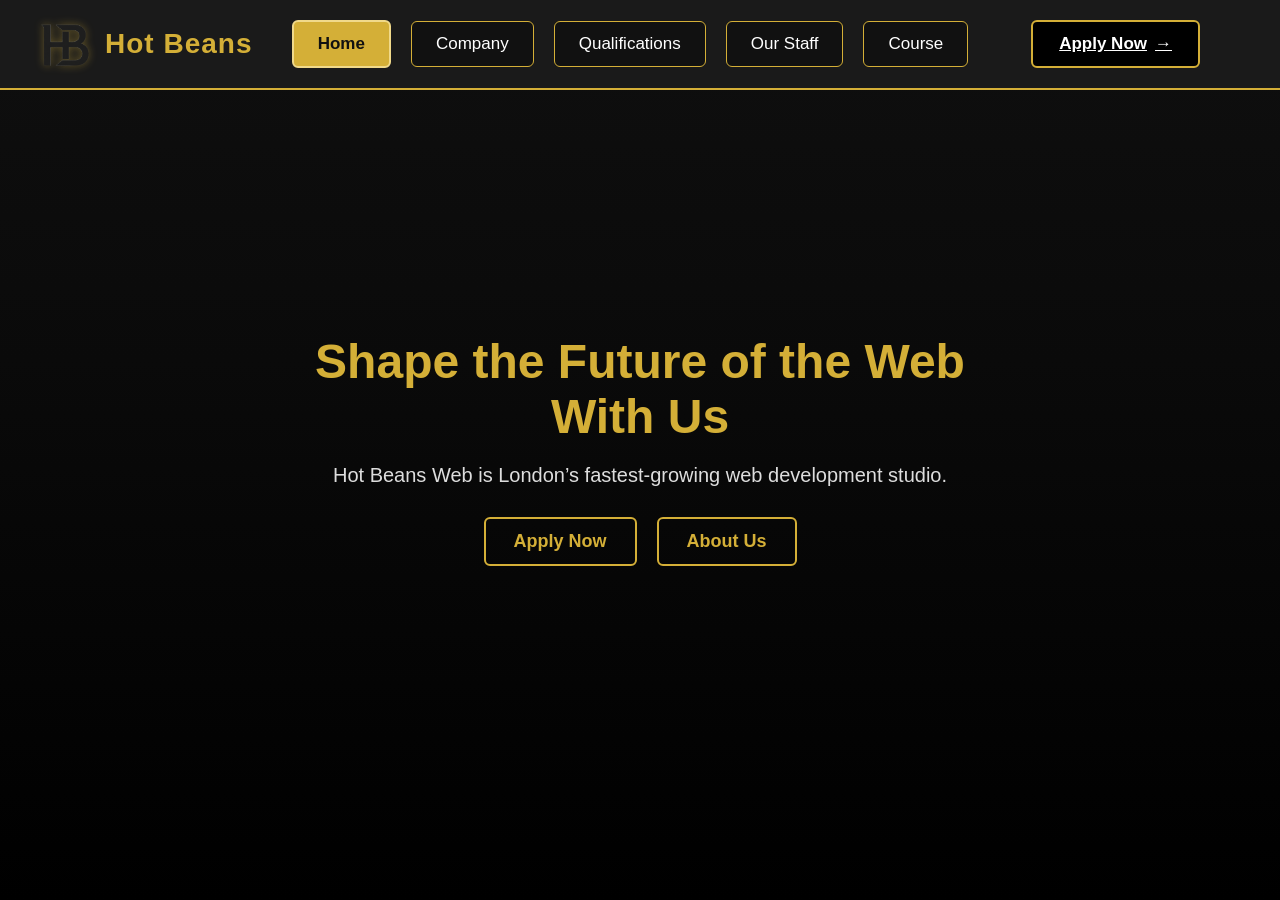
<file: index.html>
<!DOCTYPE html>
<html lang="en">
<head>
    <meta charset="UTF-8">  
    <meta name="viewport" content="width=device-width, initial-scale=1.0">
    <title>Hot Beans - home page</title>
    <link rel="stylesheet" href="css/form.css">
</head>

<body>
    <header>
        <div class="logo-area">
            <a href="index.html">
                <img class="logo" src="assets/Company-logo.png" alt="company logo">
            </a>
            <span class="logo-text">Hot Beans</span>
        </div>

        <!--  NAVIGATION BAR -->
        <nav>
            <ul class="navbar">
                <li><a href="index.html"><button class="nav-btn active">Home</button></a></li>
                <li><a href="company.html"><button class="nav-btn">Company</button></a></li>
                <li><a href="qualifications.html"><button class="nav-btn">Qualifications</button></a></li>
                <li><a href="our staff.html"><button class="nav-btn ">Our Staff</button></a></li>
                <li><a href="course.html"><button class="nav-btn">Course</button></a></li>
                <li><a href="apply-now.html" class="apply-top-btn active">Apply Now</a></li>
            </ul>
        </nav>

    </header>

    <!-- centered text -->
    <section class="hero">
        <div class="hero-content">
            <h1>Shape the Future of the Web With Us</h1>
            <p>Hot Beans Web is London’s fastest-growing web development studio.</p>

            <div class="hero-buttons">
                <a href="apply-now.html" class="btn secondary">Apply Now</a>
                <a href="company.html" class="btn secondary">About Us</a>
            </div>
        </div>
    </section>

</body>
</html>
</file>
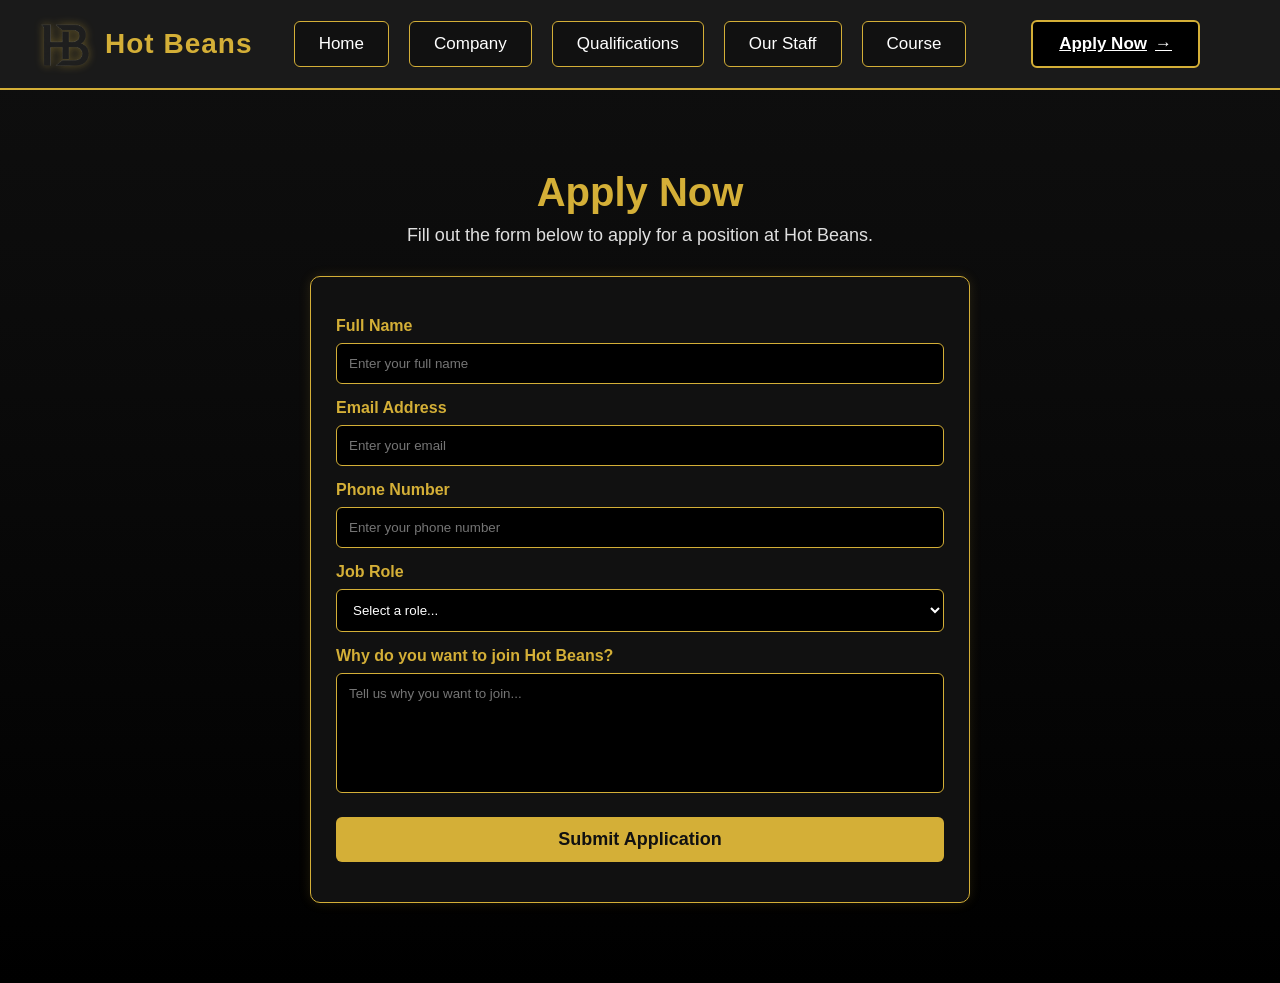
<file: apply-now.html>
<!DOCTYPE html>
<html lang="en">
<head>
    <meta charset="UTF-8">  
    <meta name="viewport" content="width=device-width, initial-scale=1.0">
    <title>Hot Beans - Apply Now</title>
    <link rel="stylesheet" href="css/form.css">
</head>

<body>

<header>
    <div class="logo-area">
        <a href="index.html">
            <img class="logo" src="assets/Company-logo.png" alt="company logo">
        </a>
        <span class="logo-text">Hot Beans</span>
    </div>

    <nav>
        <ul class="navbar">
            <li><a href="index.html"><button class="nav-btn">Home</button></a></li>
            <li><a href="company.html"><button class="nav-btn">Company</button></a></li>
            <li><a href="qualifications.html"><button class="nav-btn">Qualifications</button></a></li>
            <li><a href="our staff.html"><button class="nav-btn">Our Staff</button></a></li>
            <li><a href="course.html"><button class="nav-btn">Course</button></a></li>
            <li><a href="apply-now.html" class="apply-top-btn active">Apply Now</a></li>
        </ul>
    </nav>
</header>

<section class="apply-section">
    <h1 class="apply-title">Apply Now</h1>
    <p class="apply-subtitle">Fill out the form below to apply for a position at Hot Beans.</p>

    <form id="applyForm" class="apply-form" action="https://formsubmit.co/abtinmajidavi@gmail.com" method="POST">

        <!-- REQUIRED FOR FORMSUBMIT -->
        <input type="hidden" name="_captcha" value="false">
        <input type="hidden" name="_template" value="table">
        <input type="hidden" name="_subject" value="New Hot Beans Application">

        <label>Full Name</label>
        <input type="text" id="name" name="Full Name" placeholder="Enter your full name" required>

        <label>Email Address</label>
        <input type="email" id="email" name="Email" placeholder="Enter your email" required>

        <label>Phone Number</label>
        <input type="text" id="phone" name="Phone Number" placeholder="Enter your phone number" required>

        <label>Job Role</label>
        <select id="role" name="Job Role" required>
            <option value="">Select a role...</option>
            <option value="Front-End Developer">Front-End Developer</option>
            <option value="Back-End Developer">Back-End Developer</option>
            <option value="UI/UX Designer">UI/UX Designer</option>
            <option value="Junior Developer">Junior Developer</option>
            <option value="QA Tester">QA Tester</option>
            <option value="Content Writer">Content Writer</option>
        </select>

        <label>Why do you want to join Hot Beans?</label>
        <textarea id="message" name="Message" placeholder="Tell us why you want to join..." required></textarea>

        <button type="submit" class="submit-btn">Submit Application</button>

        <p id="formMessage" class="form-message"></p>
    </form>
</section>

<script src="Form.js"></script>

</body>
</html>
</file>
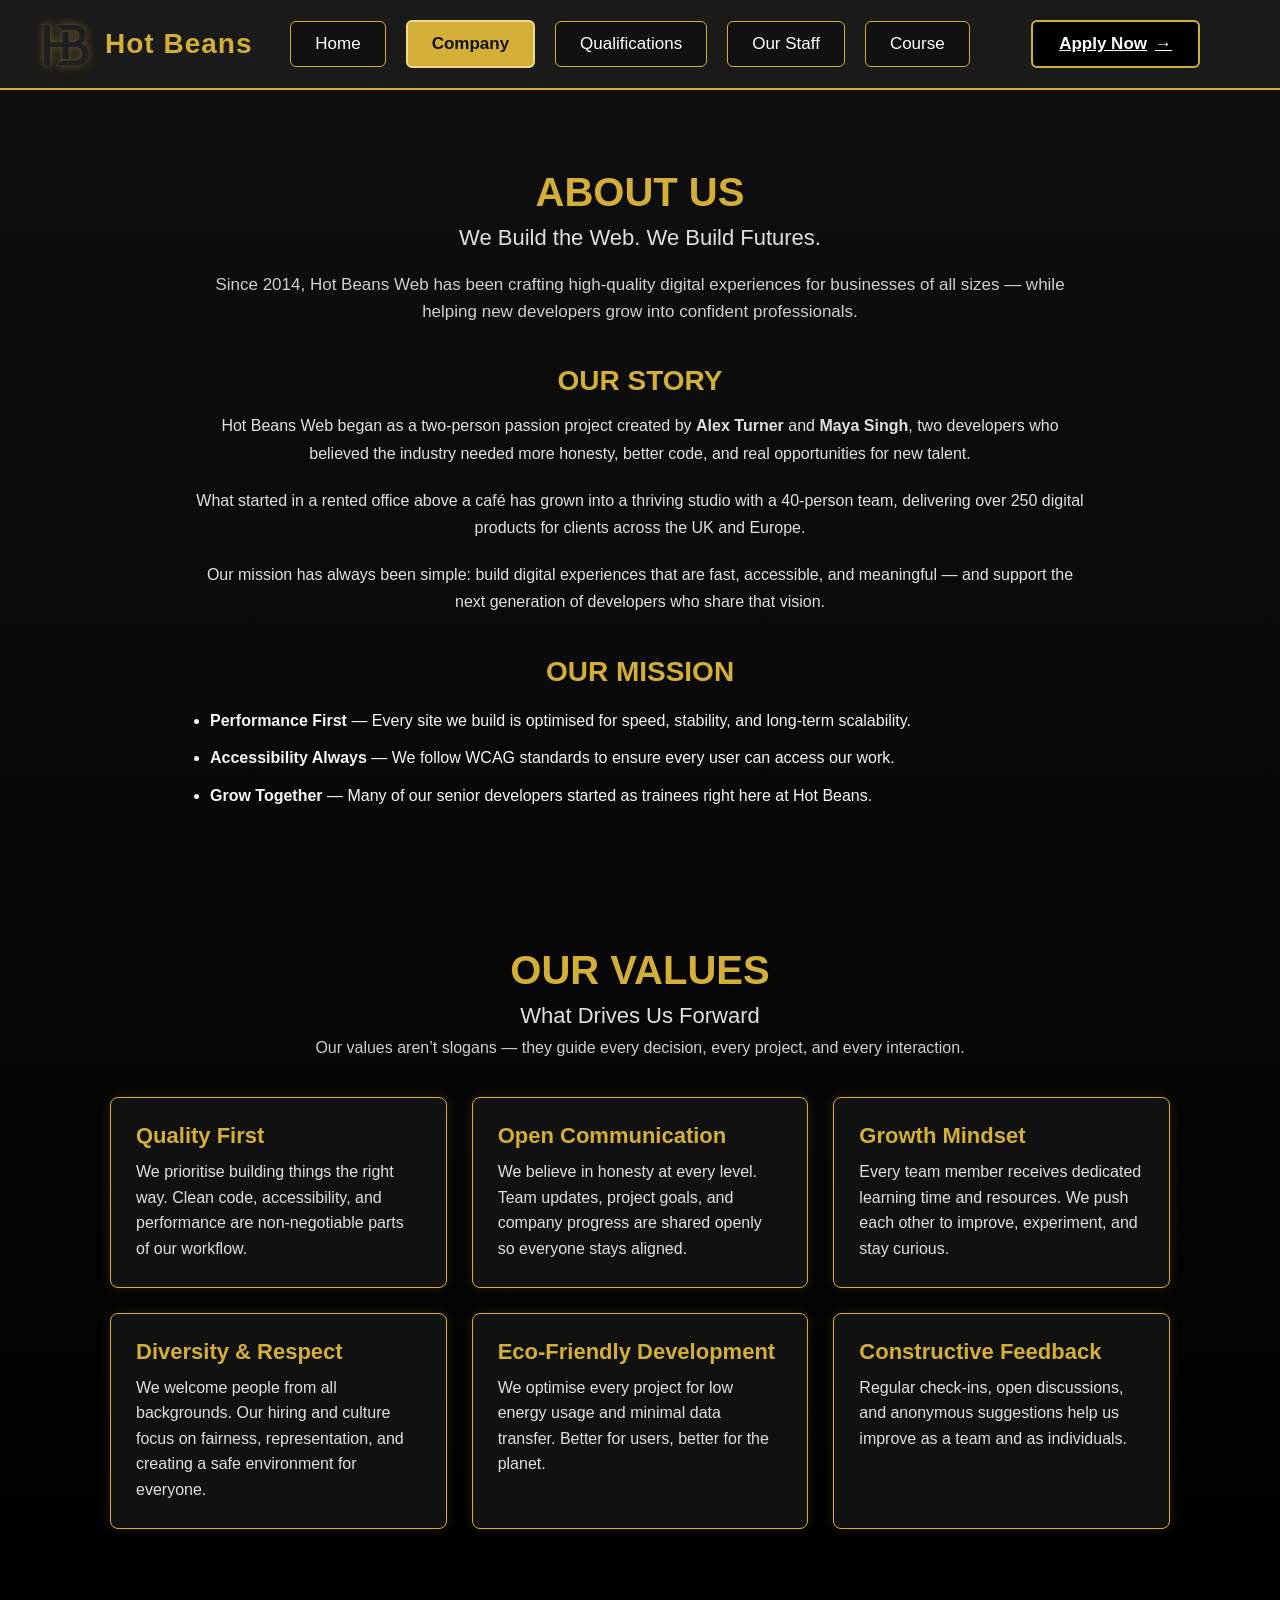
<file: company.html>
<!DOCTYPE html>
<html lang="en">
<head>
    <meta charset="UTF-8">  
    <meta name="viewport" content="width=device-width, initial-scale=1.0">
    <title>Hot Beans - Company</title>
    <link rel="stylesheet" href="css/form.css">
</head>

<body>
    <header>
        <div class="logo-area">
            <a href="index.html">
                <img class="logo" src="assets/Company-logo.png" alt="company logo">
            </a>
            <span class="logo-text">Hot Beans</span>
        </div>

        <nav>
            <ul class="navbar">
                <li><a href="index.html"><button class="nav-btn">Home</button></a></li>
                <li><a href="company.html"><button class="nav-btn active">Company</button></a></li>
                <li><a href="qualifications.html"><button class="nav-btn">Qualifications</button></a></li>
                <li><a href="our staff.html"><button class="nav-btn ">Our Staff</button></a></li>
                <li><a href="course.html"><button class="nav-btn">Course</button></a></li>
                <li><a href="apply-now.html" class="apply-top-btn active">Apply Now</a></li>
            </ul>
        </nav>
    </header>

    <!-- ABOUT US SECTION -->
    <section class="about-section">
        <h1 class="about-title">ABOUT US</h1>
        <p class="about-tagline">We Build the Web. We Build Futures.</p>

        <p class="about-intro">
            Since 2014, Hot Beans Web has been crafting high‑quality digital experiences for businesses of all sizes — while helping new developers grow into confident professionals.
        </p>

        <h2 class="about-subtitle">OUR STORY</h2>
        <p class="about-text">
            Hot Beans Web began as a two‑person passion project created by <strong>Alex Turner</strong> and <strong>Maya Singh</strong>, two developers who believed the industry needed more honesty, better code, and real opportunities for new talent.
        </p>
        <p class="about-text">
            What started in a rented office above a café has grown into a thriving studio with a 40‑person team, delivering over 250 digital products for clients across the UK and Europe.
        </p>
        <p class="about-text">
            Our mission has always been simple: build digital experiences that are fast, accessible, and meaningful — and support the next generation of developers who share that vision.
        </p>

        <h2 class="about-subtitle">OUR MISSION</h2>
        <ul class="mission-list">
            <li><strong>Performance First</strong> — Every site we build is optimised for speed, stability, and long‑term scalability.</li>
            <li><strong>Accessibility Always</strong> — We follow WCAG standards to ensure every user can access our work.</li>
            <li><strong>Grow Together</strong> — Many of our senior developers started as trainees right here at Hot Beans.</li>
        </ul>
    </section>

    <!-- VALUES SECTION -->
    <section class="values-section">
        <h1 class="values-title">OUR VALUES</h1>
        <p class="values-subtitle">What Drives Us Forward</p>
        <p class="values-intro">
            Our values aren’t slogans — they guide every decision, every project, and every interaction.
        </p>

        <div class="values-grid">

            <div class="value-card">
                <h2>Quality First</h2>
                <p>
                    We prioritise building things the right way. Clean code, accessibility, and performance
                    are non‑negotiable parts of our workflow.
                </p>
            </div>

            <div class="value-card">
                <h2>Open Communication</h2>
                <p>
                    We believe in honesty at every level. Team updates, project goals, and company progress
                    are shared openly so everyone stays aligned.
                </p>
            </div>

            <div class="value-card">
                <h2>Growth Mindset</h2>
                <p>
                    Every team member receives dedicated learning time and resources. We push each other to
                    improve, experiment, and stay curious.
                </p>
            </div>

            <div class="value-card">
                <h2>Diversity & Respect</h2>
                <p>
                    We welcome people from all backgrounds. Our hiring and culture focus on fairness,
                    representation, and creating a safe environment for everyone.
                </p>
            </div>

            <div class="value-card">
                <h2>Eco‑Friendly Development</h2>
                <p>
                    We optimise every project for low energy usage and minimal data transfer. Better for
                    users, better for the planet.
                </p>
            </div>

            <div class="value-card">
                <h2>Constructive Feedback</h2>
                <p>
                    Regular check‑ins, open discussions, and anonymous suggestions help us improve as a team
                    and as individuals.
                </p>
            </div>

        </div>
    </section>

</body>
</html>
</file>
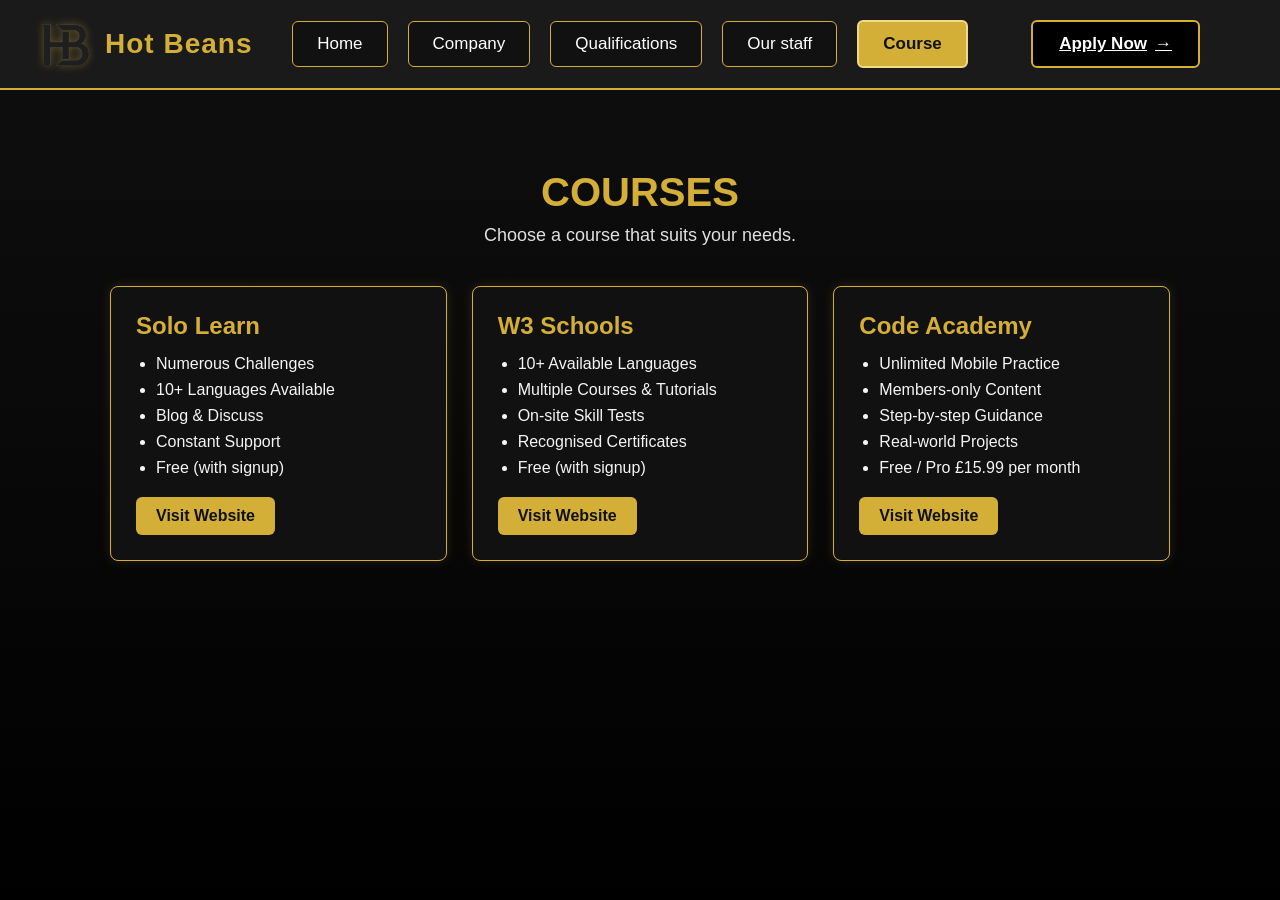
<file: course.html>
<!DOCTYPE html>
<html lang="en">
<head>
    <meta charset="UTF-8">  
    <meta name="viewport" content="width=device-width, initial-scale=1.0">
    <title>Hot Beans - Courses</title>
    <link rel="stylesheet" href="css/form.css">
</head>

<body>
    <header>
        <div class="logo-area">
            <a href="index.html">
                <img class="logo" src="assets/Company-logo.png" alt="company logo">
            </a>
            <span class="logo-text">Hot Beans</span>
        </div>

        <nav>
            <ul class="navbar">
                <li><a href="index.html"><button class="nav-btn">Home</button></a></li>
                <li><a href="company.html"><button class="nav-btn">Company</button></a></li>
                <li><a href="qualifications.html"><button class="nav-btn">Qualifications</button></a></li>
                <li><a href="our staff.html"><button class="nav-btn ">Our staff</button></a></li>
                <li><a href="course.html"><button class="nav-btn active">Course</button></a></li>
                <li><a href="apply-now.html" class="apply-top-btn active">Apply Now</a></li>
            </ul>
        </nav>
    </header>

    <!-- COURSES SECTION -->
    <section class="courses-section">
        <h1 class="courses-title">COURSES</h1>
        <p class="courses-subtitle">Choose a course that suits your needs.</p>

        <div class="courses-grid">

            <!-- SOLO LEARN -->
            <div class="course-card">
                <h2>Solo Learn</h2>
                <ul>
                    <li>Numerous Challenges</li>
                    <li>10+ Languages Available</li>
                    <li>Blog & Discuss</li>
                    <li>Constant Support</li>
                    <li>Free (with signup)</li>
                </ul>
                <a href="https://www.sololearn.com" class="course-btn">Visit Website</a>
            </div>

            <!-- W3 SCHOOLS -->
            <div class="course-card">
                <h2>W3 Schools</h2>
                <ul>
                    <li>10+ Available Languages</li>
                    <li>Multiple Courses & Tutorials</li>
                    <li>On‑site Skill Tests</li>
                    <li>Recognised Certificates</li>
                    <li>Free (with signup)</li>
                </ul>
                <a href="https://www.w3schools.com" class="course-btn">Visit Website</a>
            </div>

            <!-- CODE ACADEMY -->
            <div class="course-card">
                <h2>Code Academy</h2>
                <ul>
                    <li>Unlimited Mobile Practice</li>
                    <li>Members‑only Content</li>
                    <li>Step‑by‑step Guidance</li>
                    <li>Real‑world Projects</li>
                    <li>Free / Pro £15.99 per month</li>
                </ul>
                <a href="https://www.codecademy.com" class="course-btn">Visit Website</a>
            </div>

        </div>
    </section>

</body>
</html>
</file>
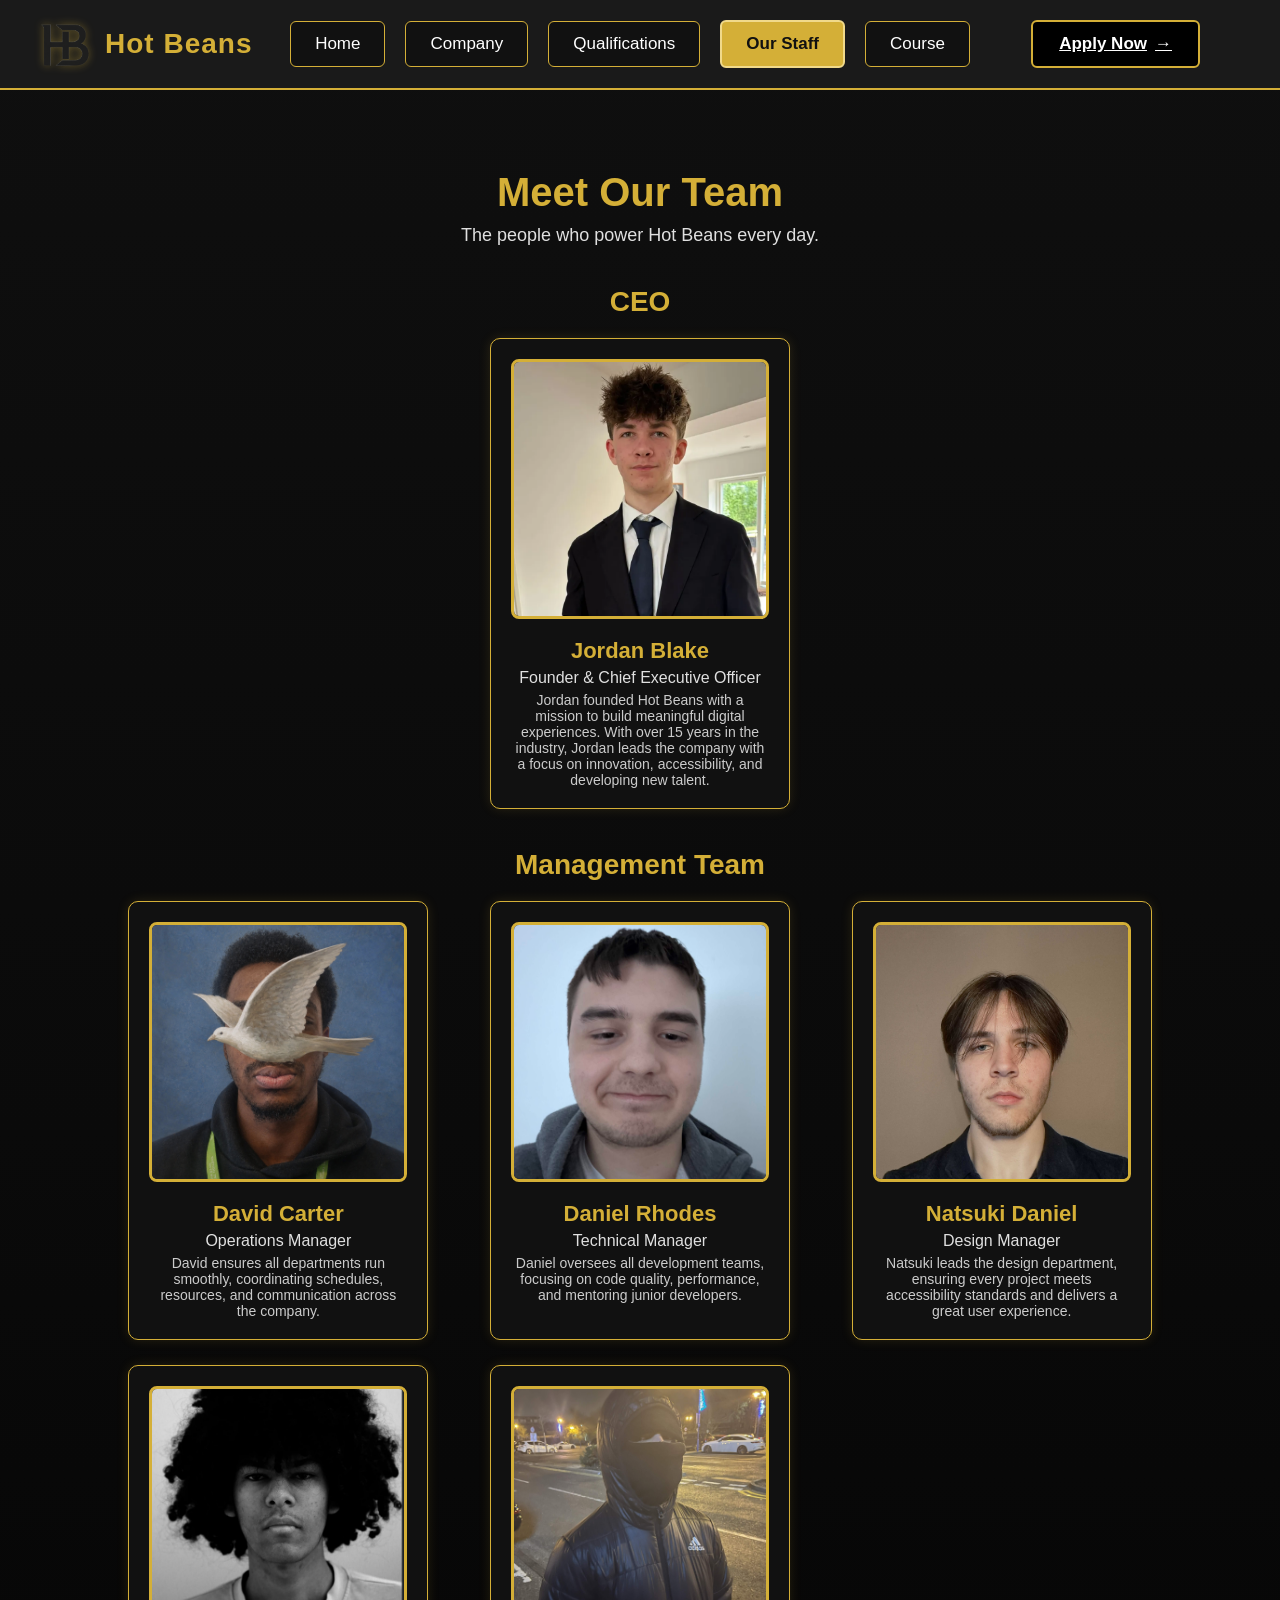
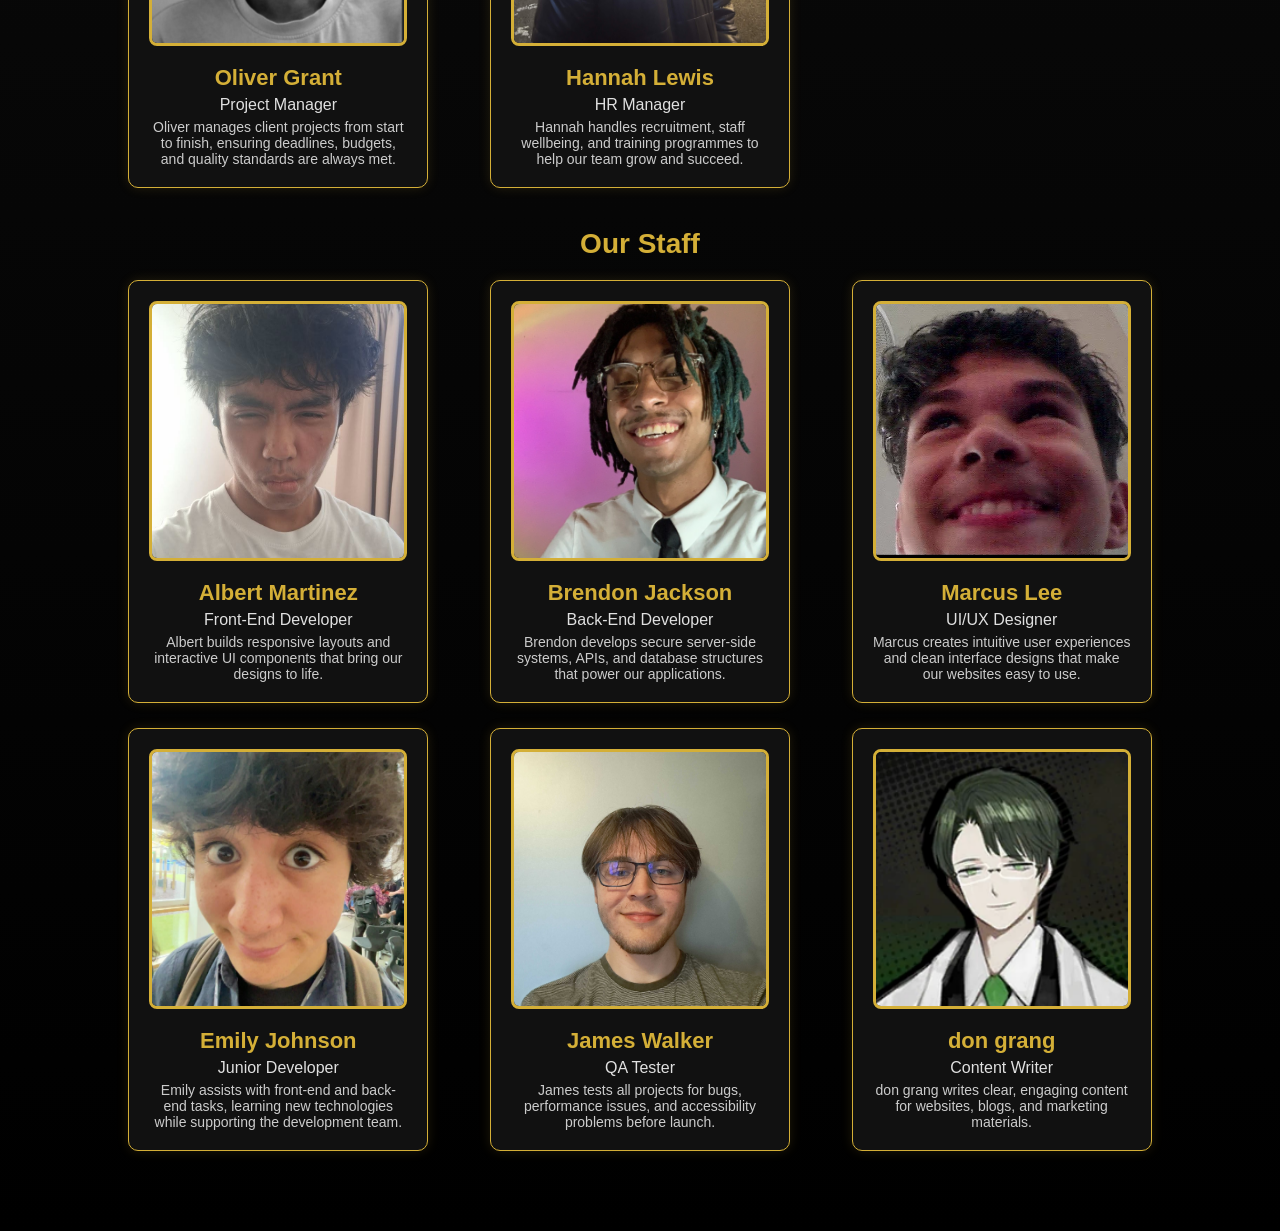
<file: our staff.html>
<!DOCTYPE html>
<html lang="en">
<head>
    <meta charset="UTF-8">  
    <meta name="viewport" content="width=device-width, initial-scale=1.0">
    <title>Hot Beans - Our Staff</title>
    <link rel="stylesheet" href="css/form.css">
</head>

<body>
    <header>
        <div class="logo-area">
            <a href="index.html">
                <img class="logo" src="assets/Company-logo.png" alt="company logo">
            </a>
            <span class="logo-text">Hot Beans</span>
        </div>

        <nav>
            <ul class="navbar">
                <li><a href="index.html"><button class="nav-btn">Home</button></a></li>
                <li><a href="company.html"><button class="nav-btn">Company</button></a></li>
                <li><a href="qualifications.html"><button class="nav-btn">Qualifications</button></a></li>
                <li><a href="our staff.html"><button class="nav-btn active">Our Staff</button></a></li>
                <li><a href="course.html"><button class="nav-btn">Course</button></a></li>
                <li><a href="apply-now.html" class="apply-top-btn active">Apply Now</a></li>
            </ul>
        </nav>
    </header>

    <!-- STAFF PAGE -->
    <section class="staff-section">
        <h1 class="staff-title">Meet Our Team</h1>
        <p class="staff-subtitle">The people who power Hot Beans every day.</p>

        <!-- CEO -->
        <div class="staff-category ceo">
            <h2 class="category-title">CEO</h2>
            <div class="staff-grid">
                <div class="staff-card">
                    <img src="assets/ceo.png" alt="CEO Photo">
                    <h3>Jordan Blake</h3>
                    <p>Founder & Chief Executive Officer</p>
                    <p class="staff-bio">
                        Jordan founded Hot Beans with a mission to build meaningful digital experiences.
                        With over 15 years in the industry, Jordan leads the company with a focus on innovation,
                        accessibility, and developing new talent.
                    </p>
                </div>
            </div>
        </div>

        <!-- MANAGEMENT TEAM -->
        <div class="staff-category">
            <h2 class="category-title">Management Team</h2>
            <div class="staff-grid">

                <div class="staff-card">
                    <img src="assets/manager1.png" alt="Manager Photo">
                    <h3>David Carter</h3>
                    <p>Operations Manager</p>
                    <p class="staff-bio">
                        David ensures all departments run smoothly, coordinating schedules, resources,
                        and communication across the company.
                    </p>
                </div>

                <div class="staff-card">
                    <img src="assets/manager2.jpg" alt="Manager Photo">
                    <h3>Daniel Rhodes</h3>
                    <p>Technical Manager</p>
                    <p class="staff-bio">
                        Daniel oversees all development teams, focusing on code quality, performance,
                        and mentoring junior developers.
                    </p>
                </div>

                <div class="staff-card">
                    <img src="assets/manager3.jpg" alt="Manager Photo">
                    <h3>Natsuki Daniel</h3>
                    <p>Design Manager</p>
                    <p class="staff-bio">
                        Natsuki leads the design department, ensuring every project meets accessibility
                        standards and delivers a great user experience.
                    </p>
                </div>

                <div class="staff-card">
                    <img src="assets/manager4.png" alt="Manager Photo">
                    <h3>Oliver Grant</h3>
                    <p>Project Manager</p>
                    <p class="staff-bio">
                        Oliver manages client projects from start to finish, ensuring deadlines,
                        budgets, and quality standards are always met.
                    </p>
                </div>

                <div class="staff-card">
                    <img src="assets/manager5.jpg" alt="Manager Photo">
                    <h3>Hannah Lewis</h3>
                    <p>HR Manager</p>
                    <p class="staff-bio">
                        Hannah handles recruitment, staff wellbeing, and training programmes to help
                        our team grow and succeed.
                    </p>
                </div>

            </div>
        </div>

        <!-- STAFF TEAM -->
        <div class="staff-category">
            <h2 class="category-title">Our Staff</h2>
            <div class="staff-grid">

                <div class="staff-card">
                    <img src="assets/staff1.png" alt="Staff Member">
                    <h3>Albert Martinez</h3>
                    <p>Front-End Developer</p>
                    <p class="staff-bio">
                        Albert builds responsive layouts and interactive UI components that bring our
                        designs to life.
                    </p>
                </div>

                <div class="staff-card">
                    <img src="assets/staff2.png" alt="Staff Member">
                    <h3>Brendon Jackson </h3>
                    <p>Back-End Developer</p>
                    <p class="staff-bio">
                        Brendon develops secure server-side systems, APIs, and database structures
                        that power our applications.
                    </p>
                </div>

                <div class="staff-card">
                    <img src="assets/staff3.png" alt="Staff Member">
                    <h3>Marcus Lee</h3>
                    <p>UI/UX Designer</p>
                    <p class="staff-bio">
                        Marcus creates intuitive user experiences and clean interface designs that
                        make our websites easy to use.
                    </p>
                </div>

                <div class="staff-card">
                    <img src="assets/staff4.jpg" alt="Staff Member">
                    <h3>Emily Johnson</h3>
                    <p>Junior Developer</p>
                    <p class="staff-bio">
                        Emily assists with front-end and back-end tasks, learning new technologies
                        while supporting the development team.
                    </p>
                </div>

                <div class="staff-card">
                    <img src="assets/staff5.jpg" alt="Staff Member">
                    <h3>James Walker</h3>
                    <p>QA Tester</p>
                    <p class="staff-bio">
                        James tests all projects for bugs, performance issues, and accessibility
                        problems before launch.
                    </p>
                </div>

                <div class="staff-card">
                    <img src="assets/staff6.png" alt="Staff Member">
                    <h3>don grang </h3>
                    <p>Content Writer</p>
                    <p class="staff-bio">
                        don grang writes clear, engaging content for websites, blogs, and marketing
                        materials.
                    </p>
                </div>

            </div>
        </div>

    </section>

</body>
</html>
</file>
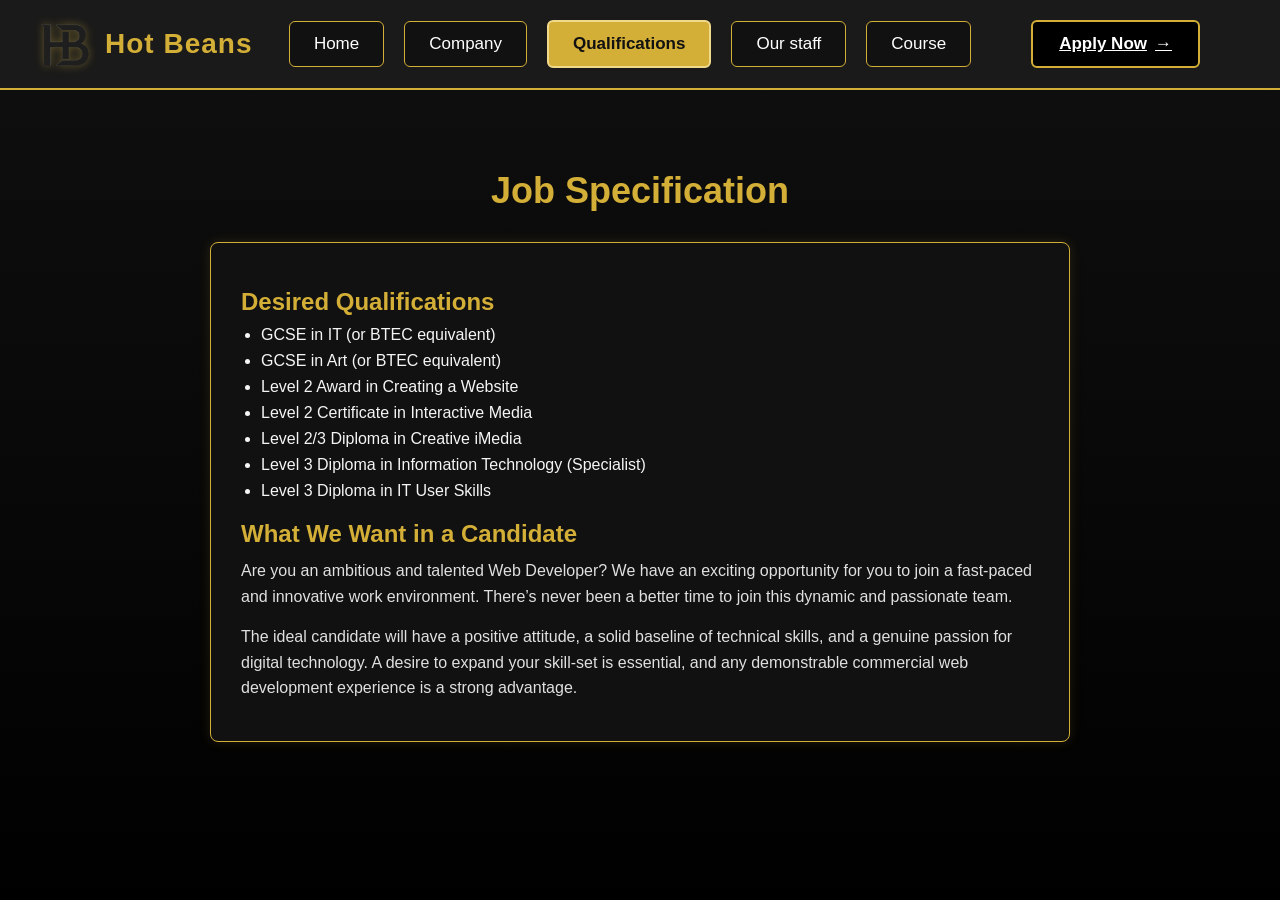
<file: qualifications.html>
<!DOCTYPE html>
<html lang="en">
<head>
    <meta charset="UTF-8">  
    <meta name="viewport" content="width=device-width, initial-scale=1.0">
    <title>Hot Beans - qualifications</title>
    <link rel="stylesheet" href="css/form.css">
</head>

<body>
    <header>
        <div class="logo-area">
            <a href="index.html">
                <img class="logo" src="assets/Company-logo.png" alt="company logo">
            </a>
            <span class="logo-text">Hot Beans</span>
        </div>

        <nav>
            <ul class="navbar">
                <li><a href="index.html"><button class="nav-btn">Home</button></a></li>
                <li><a href="company.html"><button class="nav-btn ">Company</button></a></li>
                <li><a href="qualifications.html"><button class="nav-btn active">Qualifications</button></a></li>
                <li><a href="our staff.html"><button class="nav-btn ">Our staff</button></a></li>
                <li><a href="course.html"><button class="nav-btn">Course</button></a></li>
                <li><a href="apply-now.html" class="apply-top-btn active">Apply Now</a></li>
            </ul>
        </nav>
    </header>

    <!-- JOB SPECIFICATION SECTION -->
    <section class="job-spec-section">
        <h1 class="section-title">Job Specification</h1>

        <div class="job-spec-content">
            <h2 class="gold-subtitle">Desired Qualifications</h2>
            <ul class="gold-list">
                <li>GCSE in IT (or BTEC equivalent)</li>
                <li>GCSE in Art (or BTEC equivalent)</li>
                <li>Level 2 Award in Creating a Website</li>
                <li>Level 2 Certificate in Interactive Media</li>
                <li>Level 2/3 Diploma in Creative iMedia</li>
                <li>Level 3 Diploma in Information Technology (Specialist)</li>
                <li>Level 3 Diploma in IT User Skills</li>
            </ul>

            <h2 class="gold-subtitle">What We Want in a Candidate</h2>
            <p class="job-text">
                Are you an ambitious and talented Web Developer? We have an exciting opportunity for you to join a fast‑paced and innovative work environment. There’s never been a better time to join this dynamic and passionate team.
            </p>

            <p class="job-text">
                The ideal candidate will have a positive attitude, a solid baseline of technical skills, and a genuine passion for digital technology. A desire to expand your skill‑set is essential, and any demonstrable commercial web development experience is a strong advantage.
            </p>
        </div>
    </section>

</body>
</html>
</file>
<file: css/form.css>
* {
    box-sizing: border-box;
    margin: 0;
    padding: 0;
    font-family: Arial, Helvetica, sans-serif;
}

/* PAGE BACKGROUND */
body {
    background: linear-gradient(180deg, #0f0f0f 0%, #0a0a0a 40%, #000);
    color: #f5f5f5;
    min-height: 100vh;
}

/* HEADER + NAVBAR */
header {
    background: #1a1a1a;
    width: 100%;
    display: flex;
    justify-content: center; 
    align-items: center;
    padding: 20px 40px;
    border-bottom: 2px solid #d4af37;
    position: relative;
    height: 90px; /* stabilises absolute elements */
}

nav {
    flex: 1;
    display: flex;
    justify-content: center;
    position: relative;
}

.navbar {
    display: flex;
    gap: 20px;
    align-items: center;
    justify-content: center;
    width: 100%;
}

.navbar li {
    list-style: none;
}

/* NAV BUTTONS */
.nav-btn {
    background: #111;
    color: #fff;
    font-size: 17px;
    padding: 12px 24px;
    border: 1px solid #d4af37;
    border-radius: 6px;
    cursor: pointer;
    transition: 0.25s ease;
}

.nav-btn:hover {
    background: #d4af37;
    color: #111;
    transform: translateY(-2px);
}

.nav-btn.active {
    background: #d4af37;
    color: #111;
    border: 2px solid #f0d98a;
    font-weight: bold;
}

/* LOGO */
.logo {
    width: 50px;
    filter: drop-shadow(0 0 4px rgba(212,175,55,0.4));
}

.logo-area {
    display: flex;
    align-items: center;
    gap: 15px;
    position: absolute;
    left: 40px;
}

.logo-text {
    font-size: 28px;
    font-weight: bold;
    color: #d4af37; /* GOLD */
    letter-spacing: 1px;
}

/* APPLY NOW BUTTON — FIXED */
.apply-top-btn {
    position: absolute;
    right: 40px;
    top: 50%;                 /* center vertically */
    transform: translateY(-50%);
    background: #000;
    color: #fff;
    padding: 12px 26px;
    border-radius: 6px;
    font-size: 17px;
    font-weight: bold;
    border: 2px solid #d4af37;
    display: flex;
    align-items: center;
    gap: 8px;
    transition: 0.3s ease;
    z-index: 10;
}

.apply-top-btn::after {
    content: "→";
    transition: 0.3s ease;
}

.apply-top-btn:hover {
    background: #d4af37;
    color: #111;
    transform: translateY(-50%) translateY(-2px);
}

.apply-top-btn:hover::after {
    transform: translateX(6px);
}

/* HERO SECTION */
.hero {
    height: 80vh;
    display: flex;
    justify-content: center;
    align-items: center;
    text-align: center;
    padding: 20px;
}

.hero-content {
    max-width: 700px;
}

.hero-content h1 {
    font-size: 48px;
    font-weight: bold;
    margin-bottom: 20px;
    color: #d4af37;
}

.hero-content p {
    font-size: 20px;
    opacity: 0.9;
}

/* HERO BUTTONS */
.hero-buttons {
    margin-top: 30px;
    display: flex;
    justify-content: center;
    gap: 20px;
}

.btn {
    padding: 12px 28px;
    border-radius: 6px;
    font-size: 18px;
    font-weight: bold;
    text-decoration: none;
    transition: 0.25s ease;
}

.btn.primary {
    background: #d4af37;
    color: #111;
    border: 2px solid #f0d98a;
}

.btn.primary:hover {
    background: #f0d98a;
}

.btn.secondary {
    border: 2px solid #d4af37;
    color: #d4af37;
}

.btn.secondary:hover {
    background: #d4af37;
    color: #111;
}

/* ABOUT US SECTION */
.about-section {
    max-width: 1100px;
    margin: 60px auto;
    padding: 20px;
    text-align: center;
}

.about-title {
    font-size: 40px;
    font-weight: bold;
    color: #d4af37;
    margin-bottom: 10px;
}

.about-tagline {
    font-size: 22px;
    color: #e0e0e0;
    margin-bottom: 20px;
}

.about-intro {
    font-size: 17px;
    color: #cfcfcf;
    max-width: 900px;
    margin: 0 auto 40px auto;
    line-height: 1.6;
}

.about-subtitle {
    font-size: 28px;
    font-weight: bold;
    color: #d4af37;
    margin: 40px 0 15px;
}

.about-text {
    font-size: 16px;
    color: #e0e0e0;
    max-width: 900px;
    margin: 0 auto 20px auto;
    line-height: 1.7;
}

.mission-list {
    max-width: 900px;
    margin: 20px auto 40px auto;
    text-align: left;
    padding-left: 20px;
}

.mission-list li {
    margin-bottom: 12px;
    color: #f5f5f5;
    line-height: 1.6;
}

/* VALUES SECTION */
.values-section {
    max-width: 1100px;
    margin: 60px auto;
    padding: 20px;
    text-align: center;
}

.values-title {
    font-size: 40px;
    font-weight: bold;
    color: #d4af37;
    margin-bottom: 10px;
}

.values-subtitle {
    font-size: 22px;
    color: #e0e0e0;
    margin-bottom: 10px;
}

.values-intro {
    font-size: 16px;
    color: #cfcfcf;
    margin-bottom: 40px;
}

.values-grid {
    display: grid;
    grid-template-columns: repeat(3, 1fr);
    gap: 25px;
}

.value-card {
    background: #111;
    padding: 25px;
    border: 1px solid #d4af37;
    border-radius: 8px;
    box-shadow: 0 0 12px rgba(212,175,55,0.15);
    text-align: left;
}

.value-card h2 {
    color: #d4af37;
    font-size: 22px;
    margin-bottom: 10px;
}

.value-card p {
    color: #e0e0e0;
    line-height: 1.6;
}

/* JOB SPECIFICATION SECTION */
.job-spec-section {
    max-width: 900px;
    margin: 60px auto;
    padding: 20px;
}

.section-title {
    font-size: 36px;
    font-weight: bold;
    color: #d4af37;
    text-align: center;
    margin-bottom: 30px;
}

.job-spec-content {
    background: #111;
    padding: 25px 30px;
    border: 1px solid #d4af37;
    border-radius: 8px;
    box-shadow: 0 0 12px rgba(212,175,55,0.15);
}

.gold-subtitle {
    font-size: 24px;
    font-weight: bold;
    color: #d4af37;
    margin: 20px 0 10px;
}

.gold-list {
    margin-left: 20px;
    margin-bottom: 20px;
}

.gold-list li {
    margin-bottom: 8px;
}

.job-text {
    color: #e0e0e0;
    line-height: 1.6;
    margin-bottom: 15px;
}

/* COURSES SECTION */
.courses-section {
    max-width: 1100px;
    margin: 60px auto;
    padding: 20px;
    text-align: center;
}

.courses-title {
    font-size: 40px;
    font-weight: bold;
    color: #d4af37;
    margin-bottom: 10px;
}

.courses-subtitle {
    font-size: 18px;
    color: #e0e0e0;
    margin-bottom: 40px;
}

.courses-grid {
    display: grid;
    grid-template-columns: repeat(3, 1fr);
    gap: 25px;
}

.course-card {
    background: #111;
    padding: 25px;
    border: 1px solid #d4af37;
    border-radius: 8px;
    box-shadow: 0 0 12px rgba(212,175,55,0.15);
    text-align: left;
}

.course-card h2 {
    color: #d4af37;
    font-size: 24px;
    margin-bottom: 15px;
}

.course-card ul {
    margin-left: 20px;
    margin-bottom: 20px;
}

.course-card ul li {
    margin-bottom: 8px;
}

.course-btn {
    display: inline-block;
    padding: 10px 20px;
    background: #d4af37;
    color: #111;
    border-radius: 6px;
    font-weight: bold;
    text-decoration: none;
    transition: 0.25s ease;
}

.course-btn:hover {
    background: #f0d98a;
}


@media (max-width: 767px) {
    header {
        flex-direction: column;
        gap: 20px;
    }

    .navbar {
        flex-direction: column;
        width: 100%;
    }

    .nav-btn {
        width: 100%;
        text-align: center;
    }

    .apply-top-btn {
        position: static;
        margin-top: 10px;
        transform: none;
    }
}

/* STAFF PAGE */
.staff-section {
    max-width: 1100px;
    margin: 60px auto;
    padding: 20px;
    text-align: center;
}

.staff-title {
    font-size: 40px;
    font-weight: bold;
    color: #d4af37;
    margin-bottom: 10px;
}

.staff-subtitle {
    font-size: 18px;
    color: #e0e0e0;
    margin-bottom: 40px;
}

.category-title {
    font-size: 28px;
    font-weight: bold;
    color: #d4af37;
    margin: 40px 0 20px;
}

/* DEFAULT GRID (Managers + Staff) */
.staff-grid {
    display: grid;
    grid-template-columns: repeat(3, 1fr);
    gap: 25px;
    justify-items: center;
}

/* CEO GRID — CENTER THE BOX */
.staff-category.ceo .staff-grid {
    display: flex;
    justify-content: center;
}


/* STAFF CARDS (NO ANIMATIONS) */
.staff-card {
    background: #111;
    padding: 20px;
    border: 1px solid #d4af37;
    border-radius: 10px;
    width: 100%;
    max-width: 300px;
    box-shadow: 0 0 12px rgba(212,175,55,0.15);
    text-align: center;
}

.staff-card img {
    width: 100%;
    height: 260px;
    object-fit: cover;
    border-radius: 8px;
    border: 3px solid #d4af37;
}

.staff-card h3 {
    margin-top: 15px;
    font-size: 22px;
    color: #d4af37;
}

.staff-card p {
    color: #e0e0e0;
    margin-top: 5px;
}

.staff-bio {
    font-size: 14px;
    opacity: 0.9;
    margin-top: 10px;
}

/* MOBILE */
@media (max-width: 900px) {
    .staff-grid {
        grid-template-columns: 1fr;
    }
}

/* APPLY NOW PAGE */
.apply-section {
    max-width: 700px;
    margin: 60px auto;
    padding: 20px;
    text-align: center;
}

.apply-title {
    font-size: 40px;
    font-weight: bold;
    color: #d4af37;
    margin-bottom: 10px;
}

.apply-subtitle {
    font-size: 18px;
    color: #e0e0e0;
    margin-bottom: 30px;
}

.apply-form {
    background: #111;
    padding: 25px;
    border: 1px solid #d4af37;
    border-radius: 10px;
    box-shadow: 0 0 12px rgba(212,175,55,0.15);
    text-align: left;
}

.apply-form label {
    color: #d4af37;
    font-weight: bold;
    display: block;
    margin-top: 15px;
}

.apply-form input,
.apply-form textarea {
    width: 100%;
    padding: 12px;
    margin-top: 8px;
    border-radius: 6px;
    border: 1px solid #d4af37;
    background: #000;
    color: #fff;
}

.apply-form textarea {
    height: 120px;
    resize: none;
}

.submit-btn {
    width: 100%;
    margin-top: 20px;
    padding: 12px;
    background: #d4af37;
    color: #111;
    border: none;
    border-radius: 6px;
    font-size: 18px;
    font-weight: bold;
    cursor: pointer;
}

.submit-btn:hover {
    background: #f0d98a;
}

.form-message {
    margin-top: 15px;
    font-size: 16px;
    text-align: center;
}

.apply-form select {
    width: 100%;
    padding: 12px;
    margin-top: 8px;
    border-radius: 6px;
    border: 1px solid #d4af37;
    background: #000;
    color: #fff;
}

@keyframes shake {
    0% { transform: translateX(0); }
    25% { transform: translateX(-4px); }
    50% { transform: translateX(4px); }
    75% { transform: translateX(-4px); }
    100% { transform: translateX(0); }
}

@keyframes glow {
    0% { box-shadow: 0 0 0px #d4af37; }
    100% { box-shadow: 0 0 10px #d4af37; }
}

@keyframes successPop {
    0% { transform: scale(0.8); opacity: 0; }
    100% { transform: scale(1); opacity: 1; }
}

/* Shake animation */
@keyframes shake {
    0% { transform: translateX(0); }
    25% { transform: translateX(-4px); }
    50% { transform: translateX(4px); }
    75% { transform: translateX(-4px); }
    100% { transform: translateX(0); }
}

.shake {
    animation: shake 0.3s;
}

/* Glow animation */
@keyframes glow {
    0% { box-shadow: 0 0 0px #d4af37; }
    100% { box-shadow: 0 0 10px #d4af37; }
}

.glow {
    animation: glow 0.5s;
}

/* Success pop animation */
@keyframes successPop {
    0% { transform: scale(0.8); opacity: 0; }
    100% { transform: scale(1); opacity: 1; }
}



.success-pop {
    animation: successPop 0.6s;
}

/* MOBILE FIXES */
@media (max-width: 768px) {

    /* Header layout */
    header {
        flex-direction: column;
        height: auto;
        padding: 15px;
        gap: 10px;
    }

    .logo-area {
        position: static;
        justify-content: center;
    }

    nav {
        width: 100%;
    }

    .navbar {
        flex-direction: column;
        gap: 10px;
        width: 100%;
    }

    .nav-btn {
        width: 100%;
        text-align: center;
    }

    /* Apply Now button */
    .apply-top-btn {
        position: static;
        transform: none;
        width: 100%;
        text-align: center;
        margin-top: 10px;
    }

    /* Job Spec section */
    .job-spec-section {
        padding: 10px;
        margin: 20px auto;
        width: 95%;
    }

    .job-spec-content {
        padding: 15px;
    }

    /* Staff grid */
    .staff-grid {
        grid-template-columns: 1fr;
    }

    /* General spacing */
    h1, h2, h3, p {
        text-align: center;
    }
}
</file>
